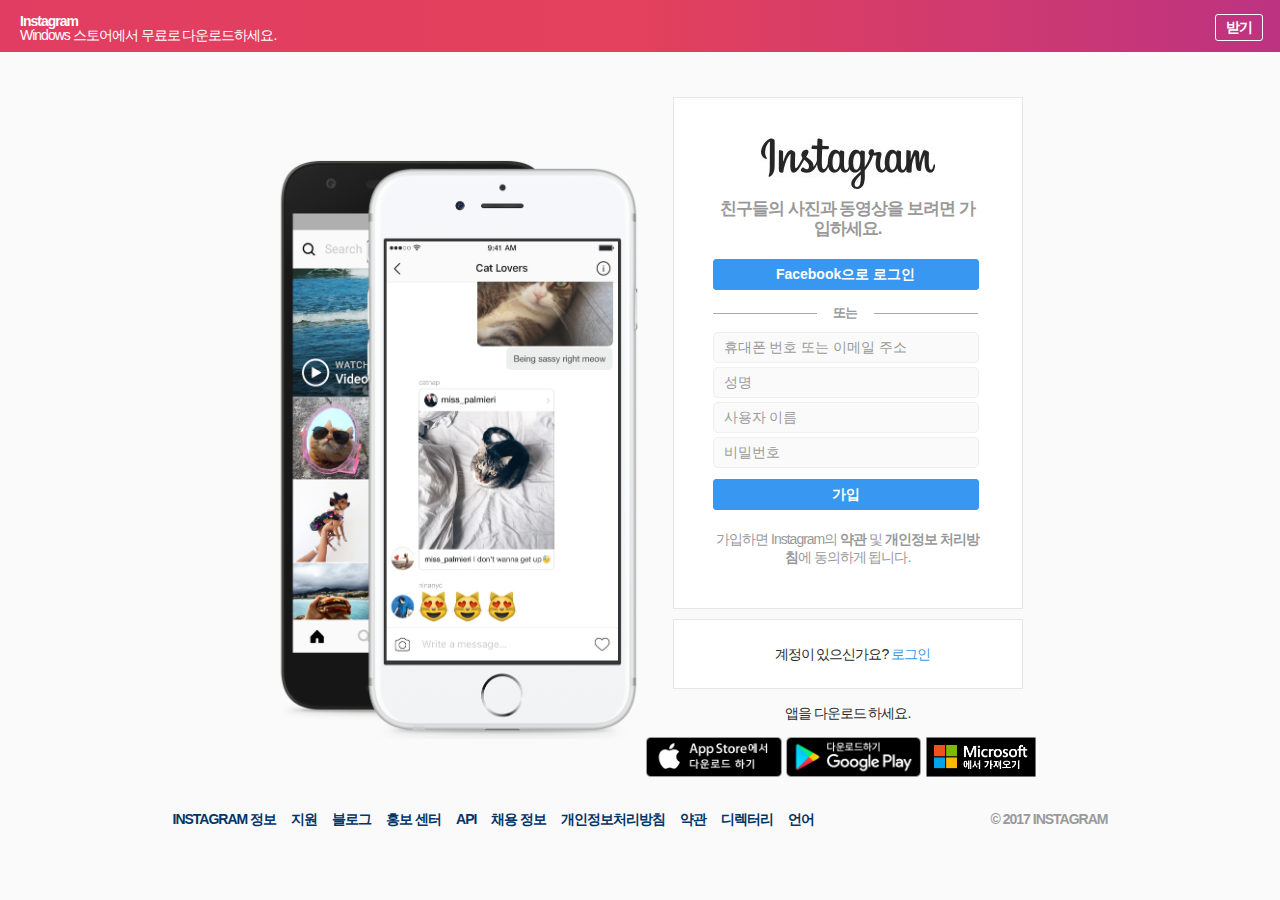
<file: index.html>
<!DOCTYPE html>
<html lang="ko">
<head>
    <meta charset="UTF-8">
    <meta name="viewport" content="width=device-width, initial-scale=1.0, minimum-scale=1.0">
    <meta http-equiv="X-UA-Compatible" content="ie=edge">
    <title>Instagram</title>
    <link rel="stylesheet" href="css/reset.css">
    <link rel="stylesheet" href="css/main.css">
</head>
<body>
    <div class="wrap">
         <a href="https://www.microsoft.com/en-us/store/apps/instagram/9nblggh5l9xt">
          <div class="download_store">
              <div class="download_left">
                  <strong><p>Instagram</p></strong>
                  <p>Windows 스토어에서 무료로 다운로드하세요.</p>
                  </div>   
                <div class="download_right">
                  <p>받기</p>  
                </div>             
           </div>
           </a>
        <div class="inner_wrap">
            <div class="content_wrap">
                <!-- 이미지만 넣을 곳 -->
                <div class="images_wrap">
                    <img src="images/main_img.png" alt="인스타그램 프리뷰 사진입니다.">
                </div>

                <!-- 로고 및 안내, 로그인, 가입정보, 계정찾기, 앱 다운로드 링크 까지 -->
                <div class="frontdesk_wrap">
                 <div class="frontdesk_inner_line">
                  <div class="frontdesk_inner">
                    <!-- 인스타그램 로고 및 안내문구 -->
                    <div class="header_wrap">
                        <img src="images/instargram_logo.png" alt="인스타그램 로고 사진입니다.">
                        <h1>친구들의 사진과 동영상을 보려면 가입하세요.</h1>
                    </div>

                    <!-- 로그인, 또는, 가입정보, 개인정보 약관 동의 문구까지 -->
                    <div class="connect_wrap">
                        <!-- 페이스북 로그인 -->
                        <div class="facebooklogin">
                            <input type="submit" name="Facebook으로 로그인" value="Facebook으로 로그인">
                        </div>
                        <!-- 또는 -->
                        <div class="or_wrap">
                            <div class="boderline"></div>
                            <div class="or_text">또는</div>
                            <div class="boderline"></div>
                        </div>

                        <!-- 가입정보입력란 -->

                        <form action="#" class="join_form">
                            <div class="join_info_wrap">
                                <div class="hp_email infoframe">
                                    <input type="text" name="hp_emailinput" placeholder="휴대폰 번호 또는 이메일 주소">
                                </div>
                                <div class="nameinput infoframe">
                                    <input type="text" name="nameinput" placeholder="성명">
                                </div>
                                <div class="nicknameinput infoframe">
                                    <input type="text" name="nicknameinput" placeholder="사용자 이름">
                                </div>
                                <div class="passwordinput infoframe">
                                    <input type="password" name="passwordinput" placeholder="비밀번호">
                                </div>
                            </div>
                        <!-- 가입버튼 -->
                            <div class="joinbutton">
                                <input type="submit" name="가입" value="가입">
                            </div>
                        </form>
                        <span class="agreetext">
                            <p>가입하면 Instagram의 <strong><a href="#">약관</a></strong> 및 <strong><a href="#">개인정보 처리방침</a></strong>에 동의하게 됩니다.
                            </p>
                        </span>
                    </div>
                  </div>
                 </div>

                    <!-- 로그인 박스 -->
                    <div class="login_wrap">
                        <p>계정이 있으신가요? <a href="#">로그인</a></p>
                    </div>
                    <!-- 앱 다운로드 박스 -->
                    <div class="app_wrap">
                            <p>앱을 다운로드 하세요.</p>
                            <div class="app_download">
                                <a href="#"><img src="images/apple_logo.png" alt="애플 앱스토어에서 다운로드"></a>
                                <a href="#"><img src="images/google_logo.png" alt="구글 플레이스토어에서 다운로드"></a>
                                <a href="#"><img src="images/microsoft_logo.png" alt="마이크로소프트에서 다운로드"></a>
                            </div>
                    </div>
              </div>
              <!--END content wrap -->
            </div>
        </div>
        <!-- 하단 시작 -->
        <div class="footer">
            <!-- 인스타그램 관련 링크들 -->
            <div class="instagram_info">
                <ul>
                    <li><a href="#">INSTAGRAM 정보</a></li>
                    <li><a href="#">지원</a></li>
                    <li><a href="#">블로그</a></li>
                    <li><a href="#">홍보 센터</a></li>
                    <li><a href="#">API</a></li>
                    <li><a href="#">채용 정보</a></li>
                    <li><a href="#">개인정보처리방침</a></li>
                    <li><a href="#">약관</a></li>
                    <li><a href="#">디렉터리</a></li>
                    <li><a href="#">언어</a></li>
                </ul>
            </div>
            <span class="instagram_text_copyright">© 2017 INSTAGRAM</span>
        </div>
    </div>
</body>
</html>
</file>
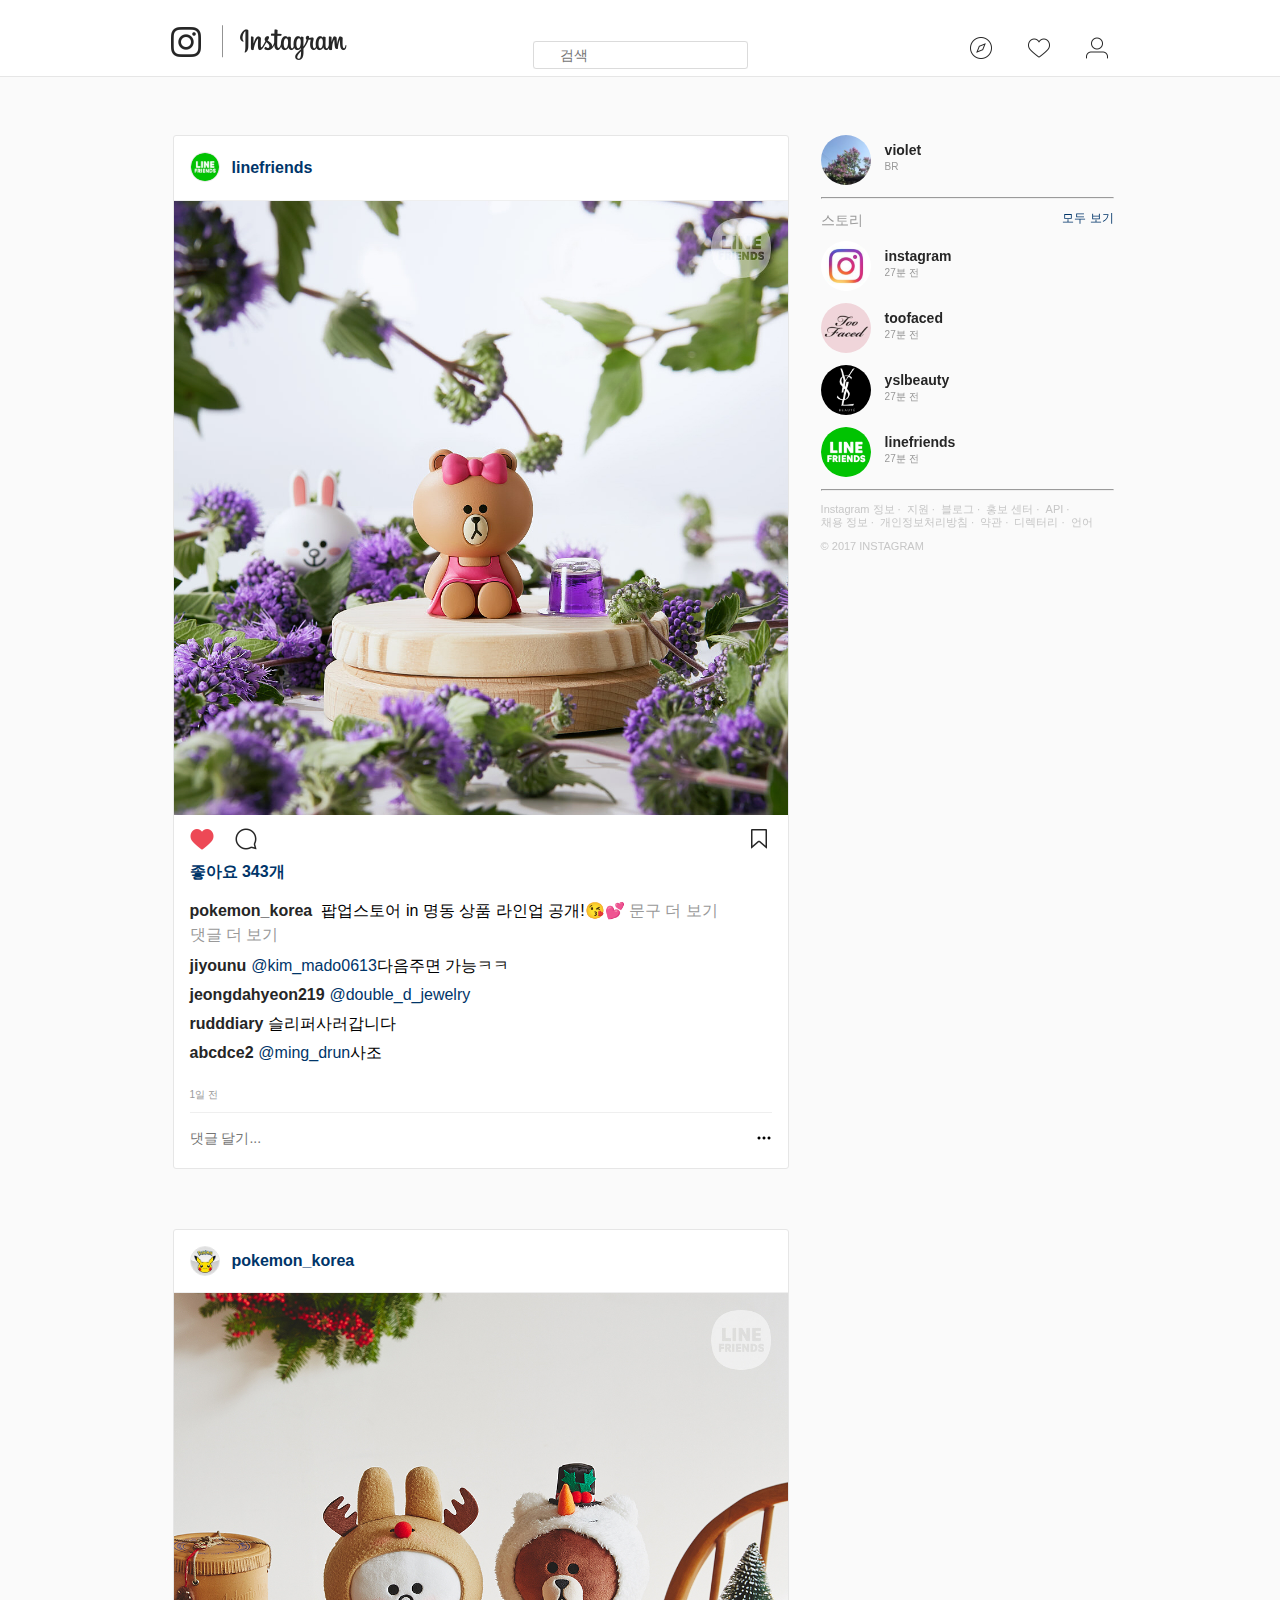
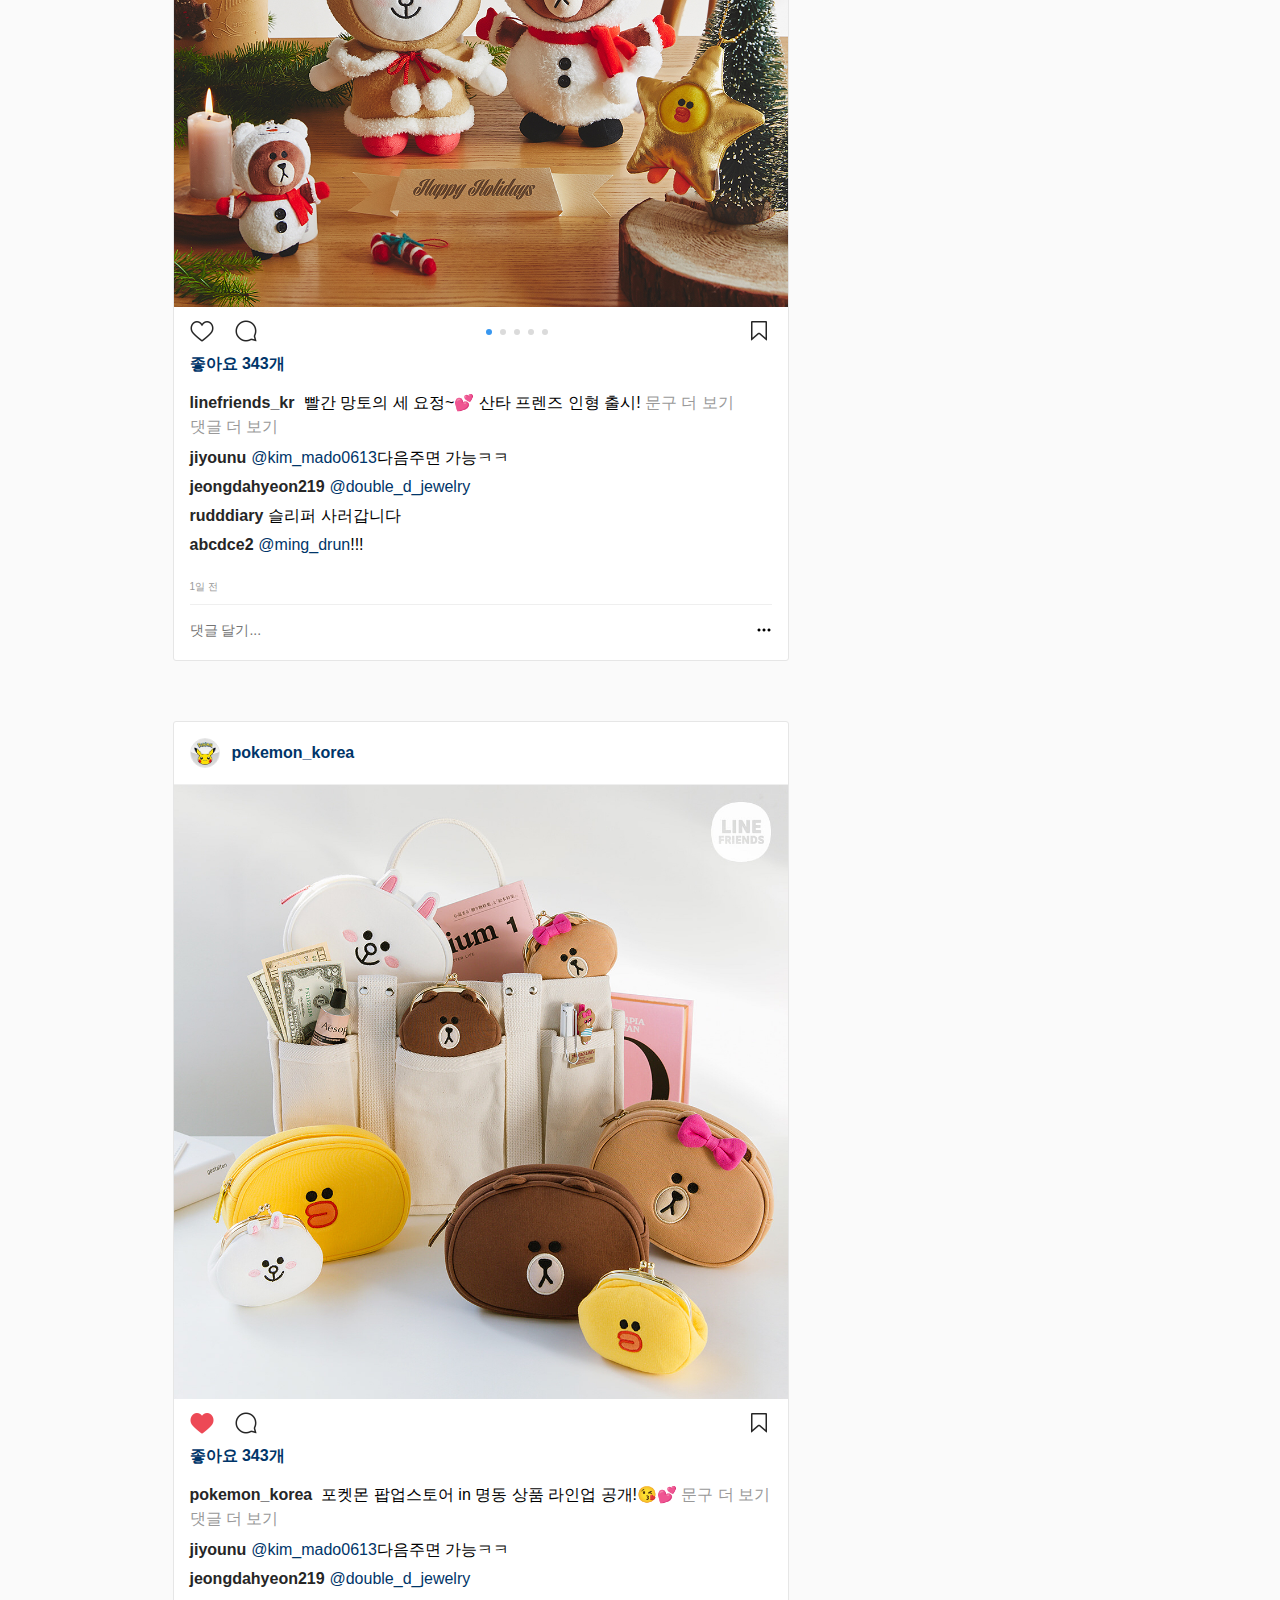
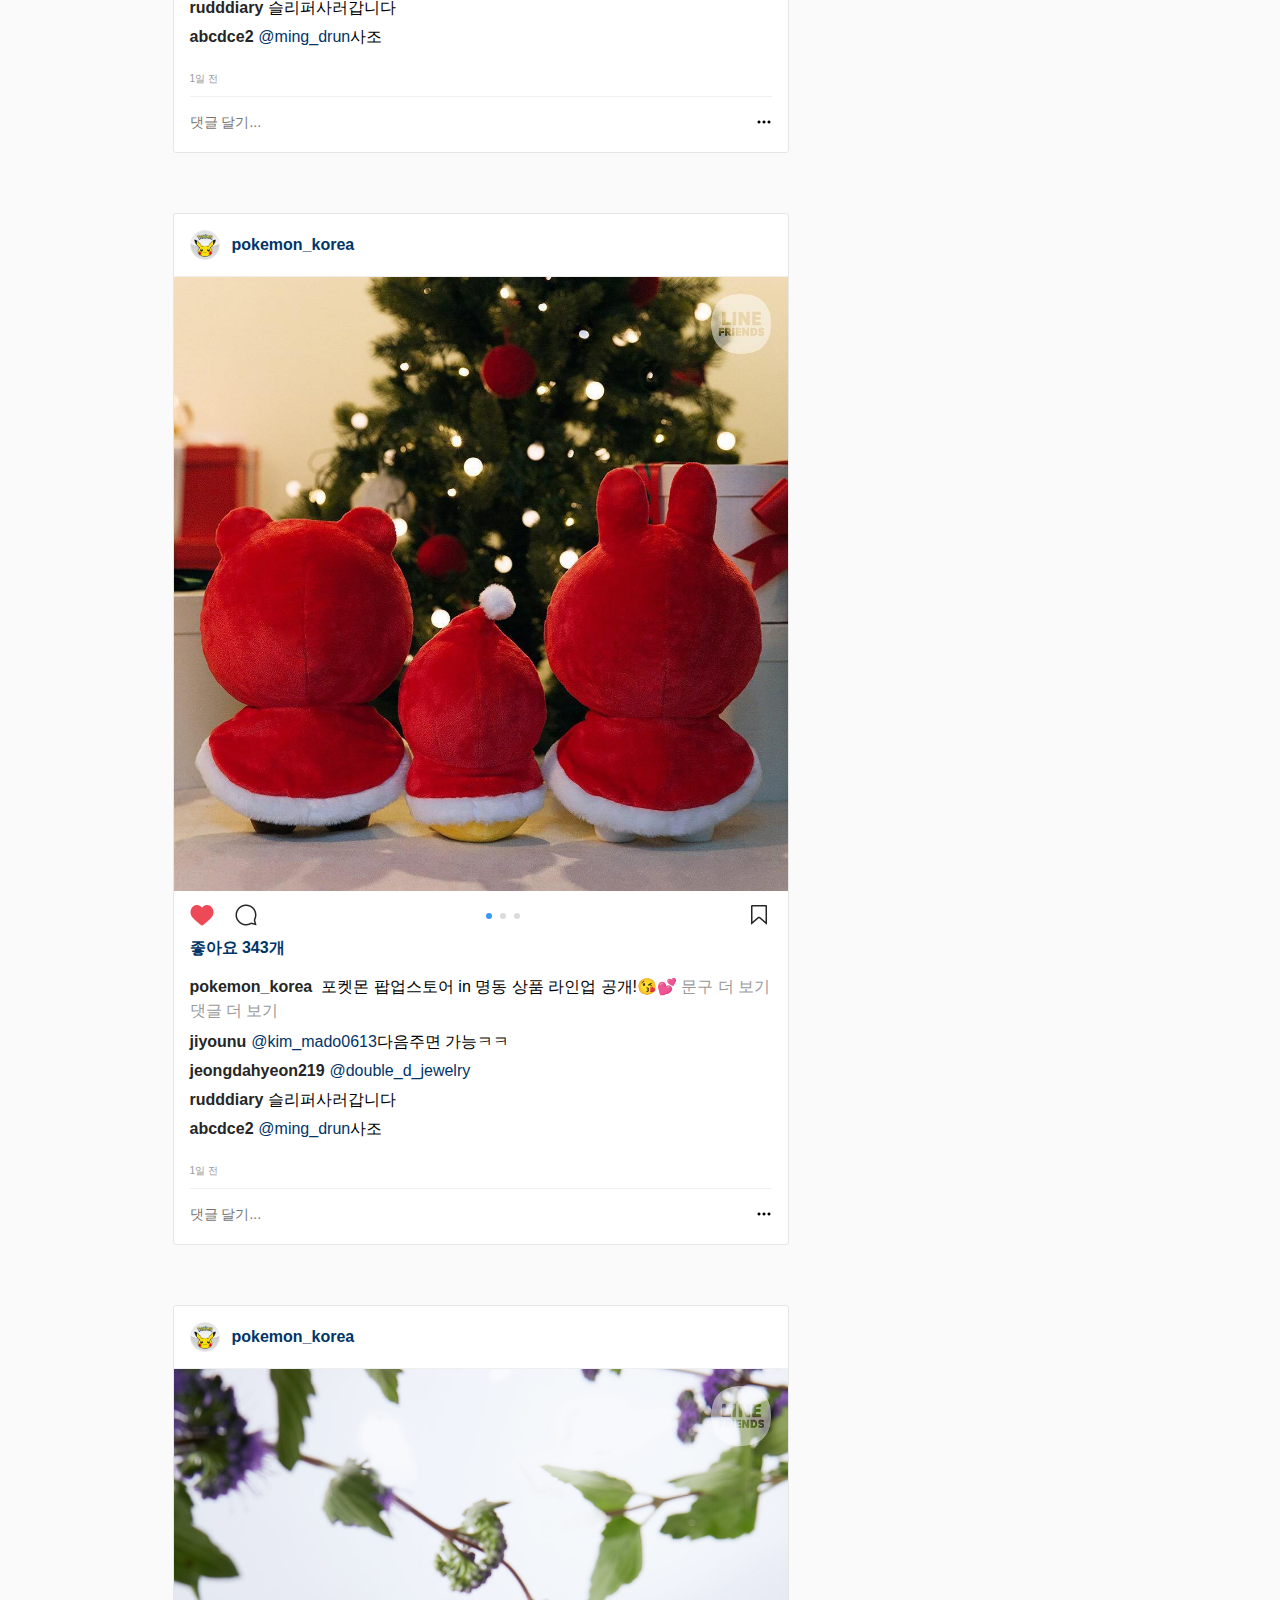
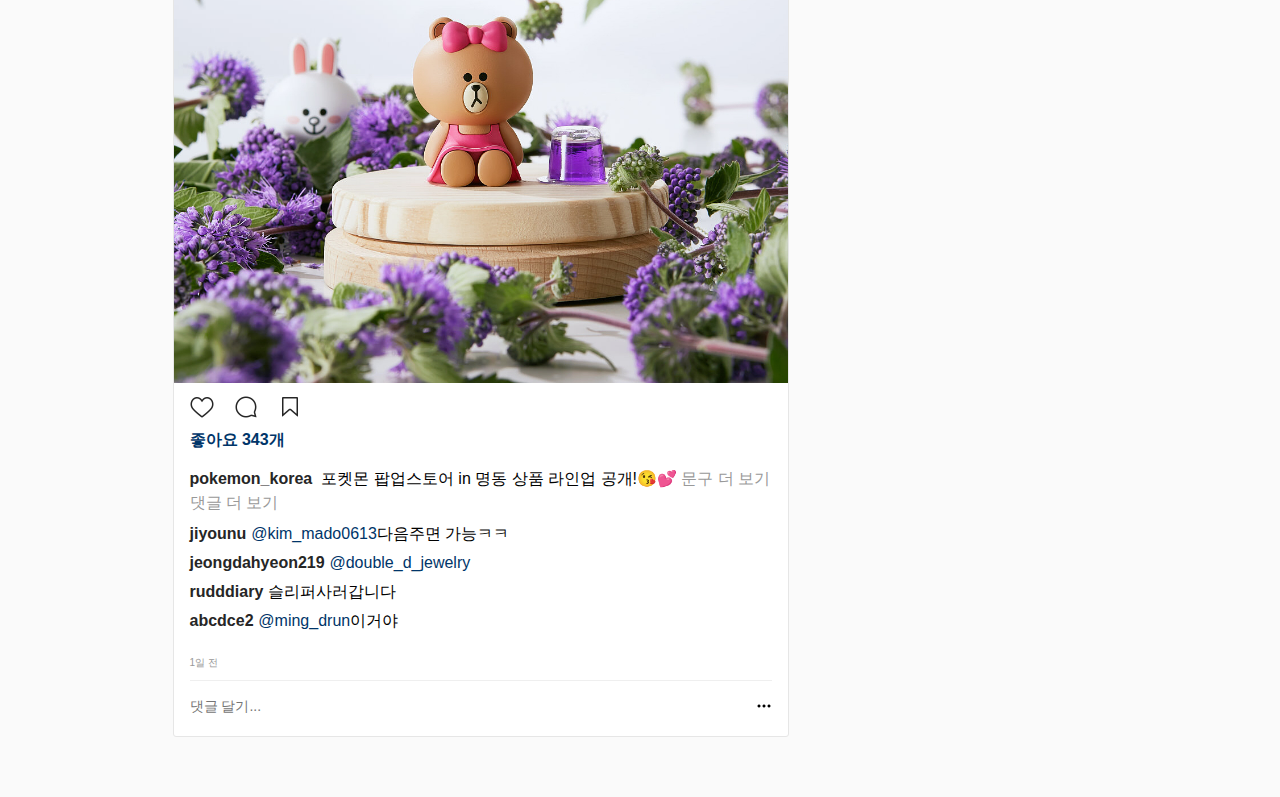
<file: feed.html>
<!DOCTYPE html>
<html lang="ko">
<head>
    <meta charset="UTF-8">
    <meta name="viewport" content="width=device-width, initial-scale=1.0, minimum-scale=1.0">
    <title>Instagram</title>
<!--    <link rel="stylesheet" href="css/reset.css">-->
    <link rel="stylesheet" href="css/style.css">
</head>
<body>
    <div class="header_wrap">
        <header class="header_navbar">
            <div class="header_site">
               <div class="header_site_inner">
                <a href="#" class="go_feed">
                    <span class="left_logo"></span>
                </a>
               </div>
            </div>
            <div class="header_search">
                <input class="input_search" type="text" placeholder="검색">
                <div class="header_search_inner">
                    <span class="search_icon"></span>
                    <span></span>
                </div>
            </div>
            <div class="header_nav">
               <div class="find_people"><a href="#"></a></div>
               <div class="activity_feed"><a href="#"></a></div>
               <div class="profile"><a href="#"></a></div>
            </div>
        </header>
<!--        START : 본문    -->
        <div class="container">
            <div class="container_wrap">
                <div class="top_story">
                   <!-- 인스타 스토리 표시부 -> 17-12-13 현재 사라짐.... -->
                </div>
               <!-- article_list : 전체 게시글을 담는 div -->
                <div class="article_list">
                   <!-- article_1  : 게시글 하나 시작 -->
                    <article class="article">
                        <header class="article_header">
                            <div class="article_header_inner">
                                <div class="header_profile_pic">
                                    <a href="/pokemon/">
                                        <img src="/images/articles/account_linefriends.jpg" alt="">
                                    </a>
                                </div>
                                <div class="header_user_id">
                                    <a title="" href="#">linefriends</a>
                                </div>                                
                            </div>
                        </header>
                        <div class="article_photo">
                            <div class="photo">
                                <img src="/images/articles/photo_4.jpg" alt="">
                            </div>
                            <div class="photo_nav">
                                <!-- 사진이 여러장일 때 나타나는 -->
                            </div>
                            <!-- 사진 위 태그 -->
                            <!-- 인스타그램에는 iframe div가 하나 더 있었음 -->
                        </div>
                        <!-- article_contents : 해당 게시글 본문 텍스트, 좋아요, 댓글 -->
                        <div class="article_contents">
                            <section class="reaction_icons">
                               <div class="reaction_icons_left">
                                  <!-- like_this_liked : 좋아요가 눌린 상태의 아이콘 -->
                                   <a class="like_this_liked" href="#"><span></span></a>
                                   <a class="leave_comment" href="#"><span></span></a>
                               </div>
                               <div class="reaction_icons_right">
                                   <a href="#" class="save_this"><span></span></a>
                               </div>
                            </section>
                            <section class="how_many_likes">
                                <div class="num_likes">
                                    <a href="#">좋아요 
                                    <span>343</span>개</a>
                                </div>
                            </section>
                            <!-- 본문 내용과 댓글 -->
                            <div class="text_and_comments">
                                <ul>
                                    <li class="text">
                                       <a href="#" class="userid">pokemon_korea</a>
                                        <span>팝업스토어 in 명동 상품 라인업 공개!😘💕
                                        </span>
                                        <a href="#">문구 더 보기</a>
                                    </li>
                                    <li class="view_all_comments">
                                        <a href="#">댓글 더 보기</a>
                                    </li>
                                    <li class="comment">
                                        <a class="userid" href="#">jiyounu</a><span class="comment"><a href="#" class="comment_tag notranslate">@kim_mado0613</a>다음주면 가능ㅋㅋ</span>
                                    </li>
                                    <li class="comment">
                                        <a href="#" class="userid">jeongdahyeon219</a><span class="comment"><a href="#" class="comment_tag notranslate">@double_d_jewelry</a></span>
                                    </li>
                                    <li class="comment">
                                        <a href="#" class="userid">rudddiary</a><span class="comment">슬리퍼사러갑니다</span>
                                    </li>
                                    <li class="comment">
                                        <a href="#" class="userid">abcdce2</a><span class="comment"><a href="#" class="comment_tag notranslate">@ming_drun</a>사조</span>
                                    </li>
                                </ul>
                            </div>
                            <div class="datetime_part">
                               <!-- 현재 시간과 작성 시간 비교해서 x일 전 표시 -->
                                <a href="#">
                                    <time class="written_by" datetime="2017-12-13T09:33:04.000Z" title="2017년 12월 13일">1일 전</time>
                                </a>
                            </div>
                            <section class="comment_section">
                               <div class="comment_part">
                                    <form action="#" class="write_comment">
                                        <textarea aria-label="댓글 달기..." placeholder="댓글 달기..."></textarea>
                                    </form>
                               </div>
                            </section>
                            <div class="etc_part">
                                <button>
                                <span><!-- 옵션 더 보기 --></span>
                                </button>
                            </div>
                        </div>
                    </article>
                    <!-- article_1  : 게시글 하나 끝 -->
                    <article class="article">
                        <header class="article_header">
                            <div class="header_profile_pic">
                                <a href="/pokemon/">
                                    <img src="/images/articles/account_pokemon2.jpg" alt="">
                                </a>
                            </div>
                            <div class="header_user_id">
                                <a title="" href="#">pokemon_korea</a>
                            </div>
                        </header>
                        <div class="article_photo">
                            <div class="photo">
                                <img src="/images/articles/photo_3.jpg" alt="">
                               <!-- 사진이 여러장일 때 사진 위에 나타나는 화살표 -->
                            </div>
                            <div class="photo_nav">
                                <!-- 사진이 여러장일 때 사진 아래에 나타나는 -->
                                <div class="photo_nav_spot">
                                    <table>
                                        <tbody>
                                            <tr>
                                                <td>
                                                    <div class="selected_spot"></div>
                                                </td>
                                                <td>
                                                    <div class="not_selected_spot"></div>
                                                </td>
                                                <td>
                                                    <div class="not_selected_spot"></div>
                                                </td>
                                                <td>
                                                    <div class="not_selected_spot"></div>
                                                </td>
                                                <td>
                                                    <div class="not_selected_spot"></div>
                                                </td>
                                            </tr>
                                        </tbody>
                                    </table>
                                </div>
                            </div>
                            <!-- 사진 위 태그 -->
                            <!-- 인스타그램에는 iframe div가 하나 더 있었음 -->
                        </div>
                        <!-- article_contents : 해당 게시글 본문 텍스트, 좋아요, 댓글 -->
                        <div class="article_contents">
                            <section class="reaction_icons">
                               <div class="reaction_icons_left">
                                   <a class="like_this" href="#"><span></span></a>
                                   <a class="leave_comment" href="#"><span></span></a>
                               </div>
                               <div class="reaction_icons_right">
                                   <a href="#" class="save_this"><span></span></a>
                               </div>
                            </section>
                            <section class="how_many_likes">
                                <div class="num_likes">
                                    <a href="#">좋아요 
                                    <span>343</span>개</a>
                                </div>
                            </section>
                            <!-- 본문 내용과 댓글 -->
                            <div class="text_and_comments">
                                <ul>
                                    <li class="text">
                                       <a href="#" class="userid">linefriends_kr</a>
                                        <span>빨간 망토의 세 요정~💕 산타 프렌즈 인형 출시!</span>
                                        <a href="#">문구 더 보기</a>
                                    </li>
                                    <li class="view_all_comments">
                                        <a href="#">댓글 더 보기</a>
                                    </li>
                                    <li class="comment">
                                        <a class="userid" href="#">jiyounu</a><span class="comment"><a href="#" class="comment_tag notranslate">@kim_mado0613</a>다음주면 가능ㅋㅋ</span>
                                    </li>
                                    <li class="comment">
                                        <a href="#" class="userid">jeongdahyeon219</a><span class="comment"><a href="#" class="comment_tag notranslate">@double_d_jewelry</a></span>
                                    </li>
                                    <li class="comment">
                                        <a href="#" class="userid">rudddiary</a><span class="comment">슬리퍼 사러갑니다</span>
                                    </li>
                                    <li class="comment">
                                        <a href="#" class="userid">abcdce2</a><span class="comment"><a href="#" class="comment_tag notranslate">@ming_drun</a>!!!</span>
                                    </li>
                                </ul>
                            </div>
                            <div class="datetime_part">
                               <!-- 현재 시간과 작성 시간 비교해서 x일 전 표시 -->
                                <a href="#">
                                    <time class="written_by" datetime="2017-12-13T09:33:04.000Z" title="2017년 12월 13일">1일 전</time>
                                </a>
                            </div>
                            <section class="comment_section">
                               <div class="comment_part">
                                    <form action="#" class="write_comment">
                                        <textarea aria-label="댓글 달기..." placeholder="댓글 달기..."></textarea>
                                    </form>
                               </div>
                            </section>
                            <div class="etc_part">
                                <button>
                                <span><!-- 옵션 더 보기 --></span>
                                </button>
                            </div>
                        </div>
                    </article>
                    <article class="article">
                        <header class="article_header">
                            <div class="header_profile_pic">
                                <a href="/pokemon/">
                                    <img src="/images/articles/account_pokemon2.jpg" alt="">
                                </a>
                            </div>
                            <div class="header_user_id">
                                <a title="" href="#">pokemon_korea</a>
                            </div>
                        </header>
                        <div class="article_photo">
                            <div class="photo">
                                <img src="/images/articles/photo_5.jpg" alt="">
                            </div>
                            <div class="photo_nav">
                                <!-- 사진이 여러장일 때 나타나는 -->
                            </div>
                            <!-- 사진 위 태그 -->
                            <!-- 인스타그램에는 iframe div가 하나 더 있었음 -->
                        </div>
                        <!-- article_contents : 해당 게시글 본문 텍스트, 좋아요, 댓글 -->
                        <div class="article_contents">
                            <section class="reaction_icons">
                               <div class="reaction_icons_left">
                                  <!-- like_this_liked : 좋아요가 눌린 상태의 아이콘 -->
                                   <a class="like_this_liked" href="#"><span></span></a>
                                   <a class="leave_comment" href="#"><span></span></a>
                               </div>
                               <div class="reaction_icons_right">
                                   <a href="#" class="save_this"><span></span></a>
                               </div>
                            </section>

                            <section class="how_many_likes">
                                <div class="num_likes">
                                    <a href="#">좋아요 
                                    <span>343</span>개</a>
                                </div>
                            </section>
                            <!-- 본문 내용과 댓글 -->
                            <div class="text_and_comments">
                                <ul>
                                    <li class="text">
                                       <a href="#" class="userid">pokemon_korea</a>
                                        <span>포켓몬 팝업스토어 in 명동 상품 라인업 공개!😘💕
                                        </span>
                                        <a href="#">문구 더 보기</a>
                                    </li>
                                    <li class="view_all_comments">
                                        <a href="#">댓글 더 보기</a>
                                    </li>
                                    <li class="comment">
                                        <a class="userid" href="#">jiyounu</a><span class="comment"><a href="#" class="comment_tag notranslate">@kim_mado0613</a>다음주면 가능ㅋㅋ</span>
                                    </li>
                                    <li class="comment">
                                        <a href="#" class="userid">jeongdahyeon219</a><span class="comment"><a href="#" class="comment_tag notranslate">@double_d_jewelry</a></span>
                                    </li>
                                    <li class="comment">
                                        <a href="#" class="userid">rudddiary</a><span class="comment">슬리퍼사러갑니다</span>
                                    </li>
                                    <li class="comment">
                                        <a href="#" class="userid">abcdce2</a><span class="comment"><a href="#" class="comment_tag notranslate">@ming_drun</a>사조</span>
                                    </li>
                                </ul>
                            </div>
                            <div class="datetime_part">
                               <!-- 현재 시간과 작성 시간 비교해서 x일 전 표시 -->
                                <a href="#">
                                    <time class="written_by" datetime="2017-12-13T09:33:04.000Z" title="2017년 12월 13일">1일 전</time>
                                </a>
                            </div>
                            <section class="comment_section">
                               <div class="comment_part">
                                    <form action="#" class="write_comment">
                                        <textarea aria-label="댓글 달기..." placeholder="댓글 달기..."></textarea>
                                    </form>
                               </div>
                            </section>
                            <div class="etc_part">
                                <button>
                                <span><!-- 옵션 더 보기 --></span>
                                </button>
                            </div>
                        </div>
                    </article>
                    <article class="article">
                        <header class="article_header">
                            <div class="header_profile_pic">
                                <a href="/pokemon/">
                                    <img src="/images/articles/account_pokemon2.jpg" alt="">
                                </a>
                            </div>
                            <div class="header_user_id">
                                <a title="" href="#">pokemon_korea</a>
                            </div>
                        </header>
                        <div class="article_photo">
                            <div class="photo">
                                <img src="/images/articles/photo_2.jpg" alt="">
                            </div>
                            <div class="photo_nav">
                                <!-- 사진이 여러장일 때 사진 아래에 나타나는 -->
                                <div class="photo_nav_spot">
                                    <table>
                                        <tbody>
                                            <tr>
                                                <td>
                                                    <div class="selected_spot"></div>
                                                </td>
                                                <td>
                                                    <div class="not_selected_spot"></div>
                                                </td>
                                                <td>
                                                    <div class="not_selected_spot"></div>
                                                </td>
                                            </tr>
                                        </tbody>
                                    </table>
                                </div>
                            </div>
                            <!-- 사진 위 태그 -->
                            <!-- 인스타그램에는 iframe div가 하나 더 있었음 -->
                        </div>
                        <!-- article_contents : 해당 게시글 본문 텍스트, 좋아요, 댓글 -->
                        <div class="article_contents">
                            <section class="reaction_icons">
                               <div class="reaction_icons_left">
                                   <a class="like_this_liked" href="#"><span></span></a>
                                   <a class="leave_comment" href="#"><span></span></a>
                               </div>
                               <div class="reaction_icons_right">
                                   <a href="#" class="save_this"><span></span></a>
                               </div>
                            </section>

                            <section class="how_many_likes">
                                <div class="num_likes">
                                    <a href="#">좋아요 
                                    <span>343</span>개</a>
                                </div>
                            </section>
                            <!-- 본문 내용과 댓글 -->
                            <div class="text_and_comments">
                                <ul>
                                    <li class="text">
                                       <a href="#" class="userid">pokemon_korea</a>
                                        <span>포켓몬 팝업스토어 in 명동 상품 라인업 공개!😘💕
                                        </span>
                                        <a href="#">문구 더 보기</a>
                                    </li>
                                    <li class="view_all_comments">
                                        <a href="#">댓글 더 보기</a>
                                    </li>
                                    <li class="comment">
                                        <a class="userid" href="#">jiyounu</a><span class="comment"><a href="#" class="comment_tag notranslate">@kim_mado0613</a>다음주면 가능ㅋㅋ</span>
                                    </li>
                                    <li class="comment">
                                        <a href="#" class="userid">jeongdahyeon219</a><span class="comment"><a href="#" class="comment_tag notranslate">@double_d_jewelry</a></span>
                                    </li>
                                    <li class="comment">
                                        <a href="#" class="userid">rudddiary</a><span class="comment">슬리퍼사러갑니다</span>
                                    </li>
                                    <li class="comment">
                                        <a href="#" class="userid">abcdce2</a><span class="comment"><a href="#" class="comment_tag notranslate">@ming_drun</a>사조</span>
                                    </li>
                                </ul>
                            </div>
                            <div class="datetime_part">
                               <!-- 현재 시간과 작성 시간 비교해서 x일 전 표시 -->
                                <a href="#">
                                    <time class="written_by" datetime="2017-12-13T09:33:04.000Z" title="2017년 12월 13일">1일 전</time>
                                </a>
                            </div>
                            <section class="comment_section">
                               <div class="comment_part">
                                    <form action="#" class="write_comment">
                                        <textarea aria-label="댓글 달기..." placeholder="댓글 달기..."></textarea>
                                    </form>
                               </div>
                            </section>
                            <div class="etc_part">
                                <button>
                                <span><!-- 옵션 더 보기 --></span>
                                </button>
                            </div>
                        </div>
                    </article>
                    <article class="article">
                                                <header class="article_header">

                            <div class="header_profile_pic">
                                <a href="/pokemon/">
                                    <img src="/images/articles/account_pokemon2.jpg" alt="">
                                </a>
                            </div>
                            <div class="header_user_id">
                                <a title="" href="#">pokemon_korea</a>
                            </div>
                        </header>
                        <div class="article_photo">
                            <div class="photo">
                                <img src="/images/articles/photo_4.jpg" alt="">
                            </div>
                            <div class="photo_nav">
                                <!-- 사진이 여러장일 때 나타나는 -->
                            </div>
                            <!-- 사진 위 태그 -->
                            <!-- 인스타그램에는 iframe div가 하나 더 있었음 -->
                        </div>
                        <!-- article_contents : 해당 게시글 본문 텍스트, 좋아요, 댓글 -->
                        <div class="article_contents">
                            <section class="reaction_icons">
                                <a class="like_this" href="#"><span></span></a>
                                <a class="leave_comment" href="#"><span></span></a>
                                <a href="#" class="save_this"><span></span></a>
                            </section>
                            <section class="how_many_likes">
                                <div class="num_likes">
                                    <a href="#">좋아요 
                                    <span>343</span>개</a>
                                </div>
                            </section>
                            <!-- 본문 내용과 댓글 -->
                            <div class="text_and_comments">
                                <ul>
                                    <li class="text">
                                       <a href="#" class="userid">pokemon_korea</a>
                                        <span>포켓몬 팝업스토어 in 명동 상품 라인업 공개!😘💕
                                        </span>
                                        <a href="#">문구 더 보기</a>
                                    </li>
                                    <li class="view_all_comments">
                                        <a href="#">댓글 더 보기</a>
                                    </li>
                                    <li class="comment">
                                        <a class="userid" href="#">jiyounu</a><span class="comment"><a href="#" class="comment_tag notranslate">@kim_mado0613</a>다음주면 가능ㅋㅋ</span>
                                    </li>
                                    <li class="comment">
                                        <a href="#" class="userid">jeongdahyeon219</a><span class="comment"><a href="#" class="comment_tag notranslate">@double_d_jewelry</a></span>
                                    </li>
                                    <li class="comment">
                                        <a href="#" class="userid">rudddiary</a><span class="comment">슬리퍼사러갑니다</span>
                                    </li>
                                    <li class="comment">
                                        <a href="#" class="userid">abcdce2</a><span class="comment"><a href="#" class="comment_tag notranslate">@ming_drun</a>이거야</span>
                                    </li>
                                </ul>
                            </div>
                            <div class="datetime_part">
                               <!-- 현재 시간과 작성 시간 비교해서 x일 전 표시 -->
                                <a href="#">
                                    <time class="written_by" datetime="2017-12-13T09:33:04.000Z" title="2017년 12월 13일">1일 전</time>
                                </a>
                            </div>
                            <section class="comment_section">
                               <div class="comment_part">
                                    <form action="#" class="write_comment">
                                        <textarea aria-label="댓글 달기..." placeholder="댓글 달기..."></textarea>
                                    </form>
                               </div>
                            </section>
                            <div class="etc_part">
                                <button>
                                <span><!-- 옵션 더 보기 --></span>
                                </button>
                            </div>
                        </div>
                    </article>
                </div>
                <!-- side_story : 우측 인스타 스토리 표시부 -->
                <div class="sidebar">
                    <div class="current_user">
                        <div class="side_userpic current_profile_pic">
                            <a href="#"><img src="/images/articles/current_user_pic.jpg" alt=""></a>
                        </div>
                        <div class="side_userinfo current_user_info">
                            <div class="current_userid">
                                <span>violet</span>
                            </div>
                            <div class="current_userstatus">
                                <span>BR</span>
                            </div>
                        </div>
                    </div>
                    <hr>
                    <div class="story_header">
                        <span>스토리</span>
                        <div class="story_header_seeall">
                        <a href="#">모두 보기</a>
                        </div>
                    </div>
                    <div class="story_box">
                        <div class="story_box_inner">
                            <div class="recent_story">
                                <a href="#">
                                    <div class="side_userpic story_user_pic">
                                       <!-- canvas : 인스타스토리 테두리 원 그리는 부분? -->
                                        <span>
                                        <img src="/images/articles/profilepic_instagram.jpg" alt="">
                                        <!-- after 선택자 -->
                                        </span>
                                    </div>
                                    <div class="side_userinfo story_user_info">
                                        <div class="story_userid"><span>instagram</span></div>
                                        <div class="story_written_by">
                                            <time datetime="2017-12-15T10:03:39.000Z" title="2017년 12월 15일">27분 전</time>
                                        </div>
                                    </div>
                                </a>
                            </div>
                            
                            <div class="recent_story">
                                <a href="#">
                                    <div class="side_userpic story_user_pic">
                                       <!-- canvas : 인스타스토리 테두리 원 그리는 부분? -->
                                        <span>
                                        <img src="/images/articles/profilepic_toofaced.jpg" alt="">
                                        <!-- after 선택자 -->
                                        </span>
                                    </div>
                                    <div class="side_userinfo story_user_info">
                                        <div class="story_userid"><span>toofaced</span></div>
                                        <div class="story_written_by">
                                            <time datetime="2017-12-15T10:03:39.000Z" title="2017년 12월 15일">27분 전</time>
                                        </div>
                                    </div>
                                </a>
                            </div>
                            
                            <div class="recent_story">
                                <a href="#">
                                    <div class="side_userpic story_user_pic">
                                       <!-- canvas : 인스타스토리 테두리 원 그리는 부분? -->
                                        <span>
                                        <img src="/images/articles/profilepic_yslbeauty.jpg" alt="">
                                        <!-- after 선택자 -->
                                        </span>
                                    </div>
                                    <div class="side_userinfo story_user_info">
                                        <div class="story_userid"><span>yslbeauty</span></div>
                                        <div class="story_written_by">
                                            <time datetime="2017-12-15T10:03:39.000Z" title="2017년 12월 15일">27분 전</time>
                                        </div>
                                    </div>
                                </a>
                            </div>
                            
                            <div class="recent_story">
                                <a href="#">
                                    <div class="side_userpic story_user_pic">
                                       <!-- canvas : 인스타스토리 테두리 원 그리는 부분? -->
                                        <span>
                                        <img src="/images/articles/profilepic_linefriends.jpg" alt="">
                                        <!-- after 선택자 -->
                                        </span>
                                    </div>
                                    <div class="side_userinfo story_user_info">
                                        <div class="story_userid"><span>linefriends</span></div>
                                        <div class="story_written_by">
                                            <time datetime="2017-12-15T10:03:39.000Z" title="2017년 12월 15일">27분 전</time>
                                        </div>
                                    </div>
                                </a>
                            </div>
                        </div>
                    </div>
                    <hr>
                    <div class="instagram_information">
                        <nav>
                            <ul>
                                <li><a href="#">Instagram 정보</a></li>
                                <li><a href="#">지원</a></li>
                                <li><a href="#">블로그</a></li>
                                <li><a href="#">홍보 센터</a></li>
                                <li><a href="#">API</a></li>
                                <li><a href="#">채용 정보</a></li>
                                <li><a href="#">개인정보처리방침</a></li>
                                <li><a href="#">약관</a></li>
                                <li><a href="#">디렉터리</a></li>
                                <li><a href="#">언어</a></li>
                            </ul>
                        </nav>
                        
                        <span>© 2017 Instagram</span>
                    </div>
                </div>  
            </div>
        </div>
        
        <!-- footer -->
<!--
        <div class="footer">
            
        </div>
-->
    </div>
</body>
</html>
</file>
<file: css/main.css>
@charset "UTF-8";

* {
    box-sizing: border-box;
}

body {
    width: 100%;
    height: 100%;
    margin: 0;
    background-color: #fafafa;
}

.wrap {
    width: 100%;
    height: 100%;
}

.inner_wrap {
    max-width: 935px;
    width: 100%;
    margin: 0 auto;
    padding-left: 100px;
/*    overflow: hidden; */ /* clearfix 방법으로 고쳤음 */
}

.frontdesk_inner_line {
    border: 1px solid #e6e6e6;
    background-color: white;
}


.app_wrap p {
    margin: 10px 20px;
    font-size: 14px;
    line-height: 2;
    text-align: center;
}

.app_wrap img {
    height: 40px;
}

.app_download {
    text-align: center; /* img inline 속성 */
    /* 원래 박스를 벗어나면서 정렬하려면 display: flex;를 줘서 flex-direction: row;     justify-content: center; align-items:stretch; */
    width: 395px;
    margin-left: -28px;
}

.app_download a {
    display: inline-block;
}

.app_download a:not(last-child) {
    margin-right: 2px;
}


.frontdesk_inner {
    width: 270px;
    margin: 0 auto;
}

.images_wrap {
    float: left;
    padding-top: 105px;
    margin-right: 30px;
}

.images_wrap img {
    width: 370px;
    height: 582px;
}

.frontdesk_wrap {
    float: left;
    width: 350px;
    height: 700px;
    margin-top: 45px;
}


.header_wrap {
    margin-top: 40px;
    text-align: center;
}

.header_wrap h1 {
    color: #999;
    font-weight: 600;
    line-height: 20px; /* 단위 없는 걸로 수정? */
    font-size: 17px;
    margin-top: 10px;
}

.facebooklogin {
    margin-top: 20px;
    margin-bottom: 15px;
}

.facebooklogin input {
    border-color: #3897f0;
    color: #fff;
    background: #3897f0;
    border-radius: 3px;
    border-style: solid;
    border-width: 1px;
    font-size: 14px;
    font-weight: 600;
    width: 266px;
    height: 31px;
}

.or_wrap {
    margin: 10px auto;
}

.or_wrap .boderline {
    width: 104px;
    display: inline-block;
    background-color: #aaa;
    height: 1px;
    vertical-align: middle;
}

.or_text {
    margin: 0 14px;
    display: inline-block;
    color: #999;
    font-weight: 600;
    font-size: 13px;
}

/* 가입정보 입력란 */
.join_info_wrap .infoframe {
    line-height: 2.5; /* 이런 식으로 주기?? */
}

.join_info_wrap .infoframe input {
    width: 266px;
    height: 31px;
    border: 1px solid #efefef;
    font-family: -apple-system,BlinkMacSystemFont,"Segoe UI",Roboto,Helvetica,Arial,sans-serif;
    font-size: 14px;
    line-height: 18px;
    background-color: #fafafa;
    border-radius: 5px;
    padding-left: 10px;
}

::-webkit-input-placeholder { /* 크롬 4–56 -도 가상선택자 */
    color: #999;
}
    
:-moz-placeholder { /* 파이어폭스 4–18 */
   color: #999;
   opacity:  1;
}
::-moz-placeholder { /* 파이어폭스 19–50 */
   color: #999;
   opacity:  1;
}
:-ms-input-placeholder { /* 인터넷 익스플로러 10+ */
   color:  #999;
}
::placeholder { /* 파이어폭스 51+, 크롬 57+ */
   color: #999;
   opacity:  1;
}


/* 가입 버튼 */
.joinbutton input {
    border-color: #3897f0;
    color: #fff;
    background: #3897f0;
    border-radius: 3px;
    border-style: solid;
    border-width: 1px;
    font-size: 14px;
    font-weight: 600;
    width: 266px;
    height: 31px;
    margin-top: 10px;
    margin-bottom: 20px;
}

.agreetext {
}

.agreetext p {
    text-align: center;
    margin-bottom: 42px;
    color: #999;
    font-size: 14px;
    line-height: 18px;
}

.agreetext p a {
    color: #999;
    line-height: 18px;
}

/* 로그인 박스 */
.login_wrap {
    position: relative;
    margin-top: 10px;
    height: 70px;
    border: 1px solid #e6e6e6;
    background-color: white;
}

/* absolute centering, 모달 팝업 -> 자바스트립트 사용하면 좋음? */
.login_wrap p {
    position: absolute;
    left: 50%;
    top: 50%;
    margin-left: -73px;
    margin-top: -7px;
/*
    margin: 27px;
    text-align: center;
*/
}

.login_wrap p a {
    color: #3897f0;
}


/* footer */
.footer {
    width: 935px;
    margin: 0 auto;
    padding-top: 15px;
    padding-bottom: 54px;
}

.instagram_info a, .instagram_info a:visited {
    color: #003569;
    font-weight: 600; /* 글씨 굵기 */
}

.instagam_info ul {
    
}

.instagram_info ul li {
    float: left;
    padding-right: 15px;
}

.instagram_text_copyright {
    float: right;
    color: #999;
    font-weight: 600;
}

/* clearfix class */
.inner_wrap:after {
    content: "";
    display: block;
    clear: both;
}

.download_store {
    height: 52px;
    width: 100%;
    /* Permalink - use to edit and share this gradient: http://colorzilla.com/gradient-editor/#e13d62+1,e3415c+50,2989d8+50,e3415c+50,e3415c+50,bd3381+100 */
    background: #e13d62; /* Old browsers */
    background: -moz-linear-gradient(left, #e13d62 1%, #e3415c 50%, #2989d8 50%, #e3415c 50%, #e3415c 50%, #bd3381 100%); /* FF3.6-15 */
    background: -webkit-linear-gradient(left, #e13d62 1%,#e3415c 50%,#2989d8 50%,#e3415c 50%,#e3415c 50%,#bd3381 100%); /* Chrome10-25,Safari5.1-6 */
    background: linear-gradient(to right, #e13d62 1%,#e3415c 50%,#2989d8 50%,#e3415c 50%,#e3415c 50%,#bd3381 100%); /* W3C, IE10+, FF16+, Chrome26+, Opera12+, Safari7+ */
    filter: progid:DXImageTransform.Microsoft.gradient( startColorstr='#e13d62', endColorstr='#bd3381',GradientType=1 ); /* IE6-9 */
}

.download_left {
    float: left;
    color: #fff;
    margin-top: 14px;
    margin-left: 20px;
}

.download_right {
    float: right;
    margin-top: 14px;
    margin-right: 17px;
    font-weight: 600;
    line-height: 25px;
    padding: 0 10px;    
    border-radius: 3px;
    border: 1px solid #fff;
    color: #fff;
}

.download_store:after {
    content: "";
    display: block;
    clear: both;
}
</file>
<file: css/style.css>
@charset "UTF-8";

* {
    box-sizing: border-box;
}

html {
    width: 100%;
    height: 100%;
}

body {
    width: 100%;
    height: 100%;
    margin: 0;    /* 기본 여백 제거 */
    background-color: #fafafa;
}

body, button, input, textarea {
	font-family: -apple-system,BlinkMacSystemFont,"SegoeUI",Roboto,Helvetica,Arial,sans-serif;
	line-height: 18px;    /* 검색 input에서 보고 넣었는데 어느 요소에 영향을 미치는 건지 다시 확인 */
}

a, a:visited {
    color: #003569;
    text-decoration: none;
}

ul {
    list-style: none;
    padding: 0;
}

hr {
    margin: 0 0 12px 0;
}

/* 아이콘 */
.reaction_icons span, .etc_part span {
    display: block;
    width: 24px;
    height: 24px;
    background-image: url(/images/instagram_static_icons_01.png);
    background-size: 429px 398px;
    background-repeat: no-repeat;
}

/* 헤더 : header_nav */
.header_navbar {
    position: fixed;
    text-align: center;    /* 왜 margin: 0 auto;는 안되나? */
    padding: 25px 40px;
    top: 0;    /* 좌상단을 기준으로 붙임 */
    left: 0;
    height: 77px;
    width: 100%;
    list-style: none;
    border-bottom: 1px solid #e6e6e6;
    z-index: 99;
    background-color: #fff;
}

.header_site {
    display: inline-block;
    text-align: left;
    width: 357.5px;
    height: 35px;
}

.header_site_inner {
    display: inline-block;
}

.header_site .go_feed {
    display: inline-block;
    width: 176px;
    height: 35px;
    background-image: url(/images/instagram_static_icons_01.png);
    background-position: 0 -134px;
    background-size: 429px 398px;
    background-repeat: no-repeat;
}

.go_feed .left_logo {
    width: 30px;
    height: 30px;
}
.go_feed .left_logo>img {
    width: 30px;
    height: 30px;
}

.go_feed .right_menu>img {
    display: inline-block;
    width: 110px;
}

.header_search {
    display: inline-block;
    background: #fafafa;
}

/* 검색창 내부 아이콘 표시 미완성 */
/*
.header_search_inner {
    display: inline;
}

.search_icon {
    width: 10px;
    height: 10px;
    background-image: url(/images/instagram_static_icons_01.png);
    background-size: 429px 398px;
    background-repeat: no-repeat;
    background-position: -413px -236px;
}
*/

.header_navbar>li {
    display: inline-block;
}

.header_search {
    min-width: 125px;
    width: 215px;
    height: 28px;
}

.input_search {
    padding: 3px 10px 3px 26px;    /* top-right-bottom-left */
    height: 100%;
    width: 100%;
    border: solid 1px #dbdbdb;
    border-radius: 3px;
    color: #262626;
    font-size: 14px;
    outline: none;    /* input에 포커스 잡혔을 때 파란색 테두리 효과를 없앤다 */
    /*    z-index: 2; - 이 속성은 무엇인지 찾아보기 */
}

.header_nav {
    display: inline-block;
    text-align: right;
    width: 357.5px;
    height: 24px;
}

.header_nav>div:not(:first-child) {
    margin-left: 30px;
}

.find_people, .activity_feed, .profile {
    display: inline-block;
    width: 24px;
    height: 24px;
    background-image: url(/images/instagram_static_icons_01.png);
    background-size: 429px 398px;
    background-repeat: no-repeat;
}

.find_people a, .activity_feed a, .profile a {
    display: block;
    width: 100%;
    height: 100%;
}

.find_people {
    background-position: -335px -310px;
    padding-left: 24px;
}

.activity_feed {
    background-position: -360px -310px;
}

.profile {
    background-position: -388px -25px;
}


/* 본문 시작 : article_list + sidebar */
.container_wrap {
    padding-top: 135px;
    max-width: 935px;
    margin: 0 auto;
}

.article_list {
    float: left;
    padding-top: 0;
/*    padding-bottom: 7321.49px;*/
    width: 616px;
}

.article {
    width: 616px;
    height: auto;
    margin-bottom: 60px;
    border: solid 1px #e6e6e6;
    border-radius: 3px;
    background-color: #fff;
}

.article_header {
    width: 100%;
    position: relative;
    padding: 16px;
    border-bottom: 0.5px solid #efefef;
}

.article_header::after {
    display: block;
    content: "";
    clear: both;
}

.article_header_inner {
    display: inline-block;
    height: 27.5px;
}

.article_header .header_profile_pic {
    float: left;
    display: inline-block;
    width: 30px;
    height: 30px;
}

.article_header .header_profifle_pic a {
    display: block;
}

.article_header .header_profile_pic a>img {
    width: 100%;
    height: 100%;
    border-radius: 100%;    /* img를 둥글게 표시 */
    border: solid 1px #e6e6e6;
}

.article_header .header_user_id {
    float: left;
    position: absolute;
    top: 50%;
    margin-top: -9px;
    display: inline-block;
    position: absolute;
    margin-left: 12px;
    width: 530px;
    height: 18px;
    color: #262626;
    font-weight: 600;
}

.article_photo {
/*    background-color: #efefef;*/
}

.article_photo .photo img {
/*
    position: absolute;
    left: 0;
    right: 0;
    top: 0;
    bottom: 0;
*/
    height: 100%;
    width: 614px;
}

/* 사진이 여러장일 때 하단에 나타나는 땡땡이 */
/* 만약 사진이 여러장인 경우에는 margin-bottom: - 값으로 줄 수 있도록 처리 가능한지 */
.photo_nav {
    position: relative;
    width: 100%;
    text-align: center;
}

.photo_nav_spot {
    display: inline-block;
    position: absolute;
    height: 6px;
    margin-top: 15px;
    margin-bottom: 15px;
}

.photo_nav_spot .selected_spot, .not_selected_spot {
    border-radius: 50%;
    height: 6px;
    width: 6px;
    margin-left: 2px;
    margin-right: 2px;
}

.selected_spot {
    background: #3897f0;
}

.not_selected_spot {
    background: #dbdbdb;
}

.article_contents {
    padding: 0 16px;
    position: relative;
}

.article_contents .reaction_icons {
}
    /* like, commnet, save 버튼 공통 */
.reaction_icons .like_this, .like_this_liked, .leave_comment, .save_this {
    display: inline-block;
    width: 40px;
    height: 40px;
    padding: 8px;
}

.reaction_icons_left {
    display: inline-block;
}

.reaction_icons_right {
    display: inline-block;
    margin-left: 469px;
    margin-right: -8px;
    text-align: right;
}

    /* like 아이콘 */
.reaction_icons .like_this>span {
    background-position: -125px -351px;
}
.reaction_icons .like_this, .like_this_liked {
    margin-left: -8px;
}

.reaction_icons .like_this_liked>span {
    background-position: -100px -351px;
}

    /* 댓글 아이콘 */
.reaction_icons .leave_comment>span {
    background-position: -359px -247px;
}

    /* 저장 아이콘 */
.reaction_icons .save_this>span {
    background-position: -150px -351px;
}

.how_many_likes {
    margin-bottom: 8px;
}

.how_many_likes .num_likes {
    font-weight: 600;
    color: #262626;
}


.article_contents .text_and_comments {
    margin-bottom: 4px;
}

.text_and_comments .userid {
    color: #262626;
    margin-right: 0.3em;
    font-weight: 600;
}

.text_and_commnets .comment_tag {
    color: #003569;
}

.text_and_comments .comment {
    word-wrap: break-word;
}

.text_and_comments .text {
    padding-top: 5px;
    padding-bottom: 6px;
}

.text a {
    color: #999;
}

.text_and_comments .view_all_comments {
    padding-bottom: 8px;
}

.view_all_comments a {
    color: #999;
}

.text_and_comments .comment {
    padding-top: 5px;
    padding-bottom: 6px;
}

    /* 작성 시간 표시부 */
.datetime_part {
    margin-bottom: 8px;
}

.datetime_part .written_by {
    color: #999;
    font-size: 10px;
    letter-spacing: 0.2px;
    line-height: 18px;
    text-transform: uppercase;    /* 모든 문자를 대문자로 변환 */
}

    /* 댓글 작성 부분 */
.comment_section {
    padding: 16px 0;
    padding-right: 26px;
    font-size: 14px;
    line-height: 18px;
    min-height: 56px;
    border-top: 1px solid #efefef;
    color: #999;
}

.comment_section .write_comment>textarea {
    width: 100%;
    background: 0 0;
    border: none;
    color: #262626;
    font-size: inherit;
    height: 18px;
    max-height: 80px;
    outline: none;
    padding: 0;
    resize: none;    /* textarea 사이즈 조절 막기 */
    line-height: 18px;
    cursor: text;
    white-space: pre-wrap;
    word-wrap: break-word;    /* 줄바꿈 속성 : break-word 강제로 끊어서 줄바꿈 */
}

.comment_part {
    width: 556px;
/*    display: inline-block;*/
}

.etc_part {
    position: absolute;
    overflow: hidden;
    width: 28px;
    height: 28px;
    right: 10px;
    bottom: 16px;
/*    text-indent: 110%;*/
/*    display: inline-block;*/
}

.etc_part button {
    padding: 6px;
    background-color: transparent;
    border: 0;
    cursor: pointer;
}

.etc_part span {
    width: 16px;
    height: 16px;
    background-position: -413px -58px;
}

/* sidebar : 우측 사이드바 시작 */
.sidebar {
    position: fixed;
    right: 13%;
    width: 293px;
    height: 670px;
}

    /* 사이드바 유저 프로필 사진 공통 */
.side_userpic {
    float: left;
    width: 50px;
    height: 50px;
}

.side_userinfo {
    float: left;
/*    margin-left: 14px;*/
    height: 34px;
    width: auto;
    /* 세로 가운데 정렬 */
    position: absolute;
    top: 50%;
    margin-top: -25px;
    margin-left: 64px;    /* img width(50px)와 원래 값 14px를 더한 값 */
}

.story_header {
    margin-bottom: 12px;
}

.story_header span {
    color: #999;
    font-size: 14px;
    line-height: 18px;
}

.story_header_seeall {
    display: inline-block;
    float: right;
    color: #262626;
    font-size: 12px;
    line-height: 14px
}

.story_header_seeall::after {
    display: block;
    content: "";
    clear: both;
}

.current_user, .recent_story {
    position: relative;
    height: 62px;
}

.current_user::after, .recent_story::after {
    display: block;
    content: "";
    clear: both;
}

.side_userpic img {
    width: 100%;
    height: 100%;    
    border-radius: 100%;
}


.current_userid, .story_userid {
    color: #262626;
    font-size: 14px;
    font-weight: 600;
    line-height: 18px;
    margin-bottom: 2px;
}

.current_userstatus, .story_written_by {
    color: #999;
    font-size: 10px;
    line-height: 12px;
}

.instagram_information {
    color: #c7c7c7;
    font-size: 11px;
    font-weight: 400;
    line-height: 13px;
}

.instagram_information li {
    display: inline-block;
    
}

.instagram_information li:not(:last-child)::after {
    content: "\00B7";
    margin: 0 .25em;
}

.instagram_information a {
    color: inherit;
    text-transform: capitalize;
}

.instagram_information span {
    text-transform: uppercase;
}
</file>
